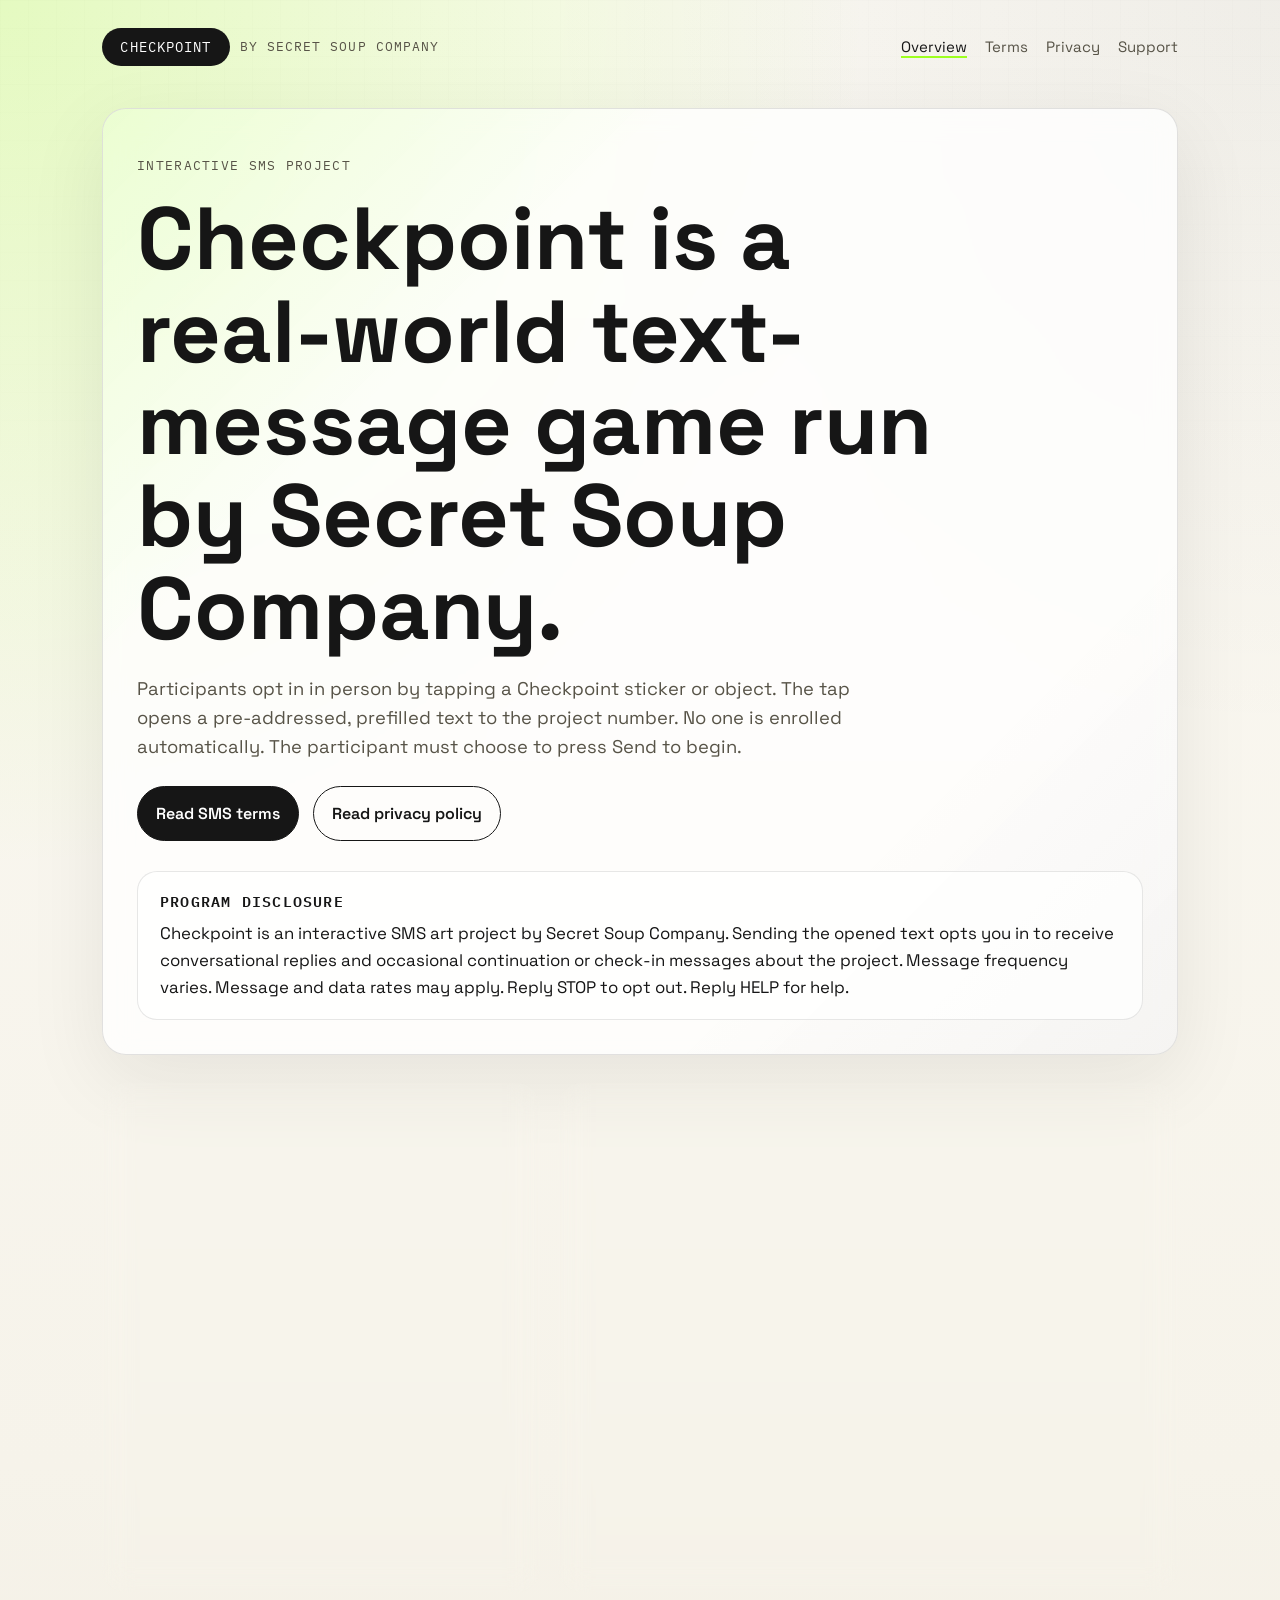
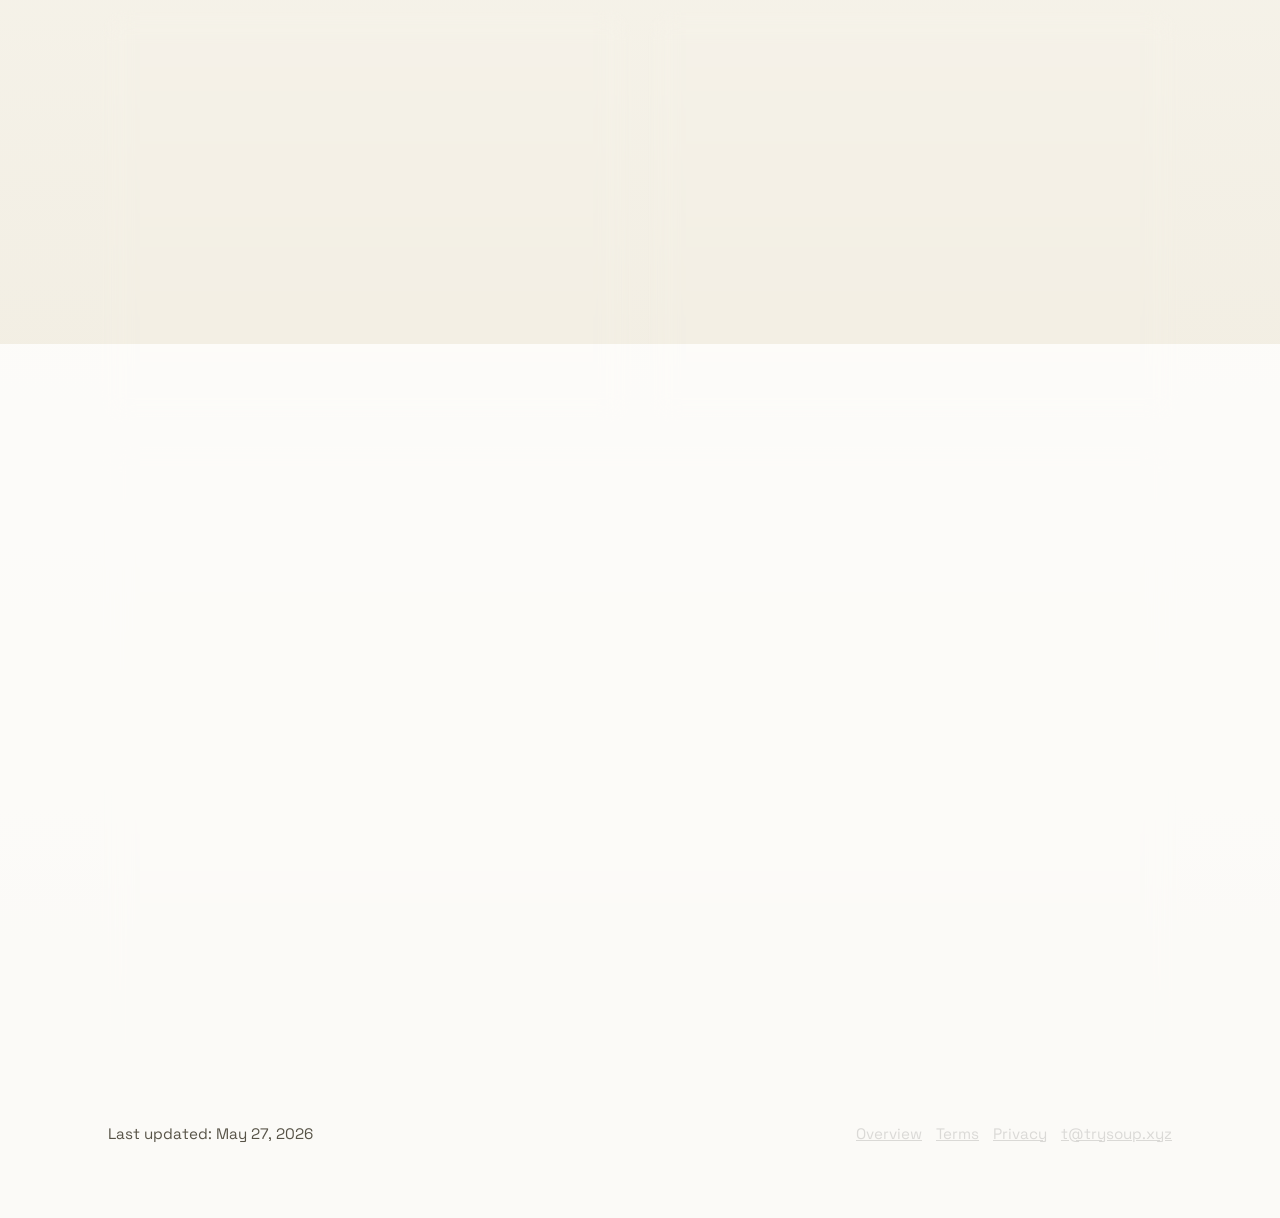
<file: index.html>
<!DOCTYPE html>
<html lang="en">
<head>
  <meta charset="UTF-8">
  <meta name="viewport" content="width=device-width, initial-scale=1.0">
  <title>Checkpoint - Interactive SMS Project by Secret Soup Company</title>
  <meta name="description" content="Checkpoint is an interactive SMS project by Secret Soup Company. Learn how in-person opt-in works, what messages participants receive, and how to get help or stop.">
  <link rel="canonical" href="https://checkpoints.fyi/">
  <meta property="og:title" content="Checkpoint - Interactive SMS Project by Secret Soup Company">
  <meta property="og:description" content="Checkpoint is an interactive SMS project by Secret Soup Company. Learn how in-person opt-in works, what messages participants receive, and how to get help or stop.">
  <meta property="og:type" content="website">
  <meta property="og:url" content="https://checkpoints.fyi/">
  <link rel="stylesheet" href="style.css">
</head>
<body>
  <main class="site-shell">
    <header class="topbar">
      <a class="brand-mark" href="./">
        <span class="brand-pill">Checkpoint</span>
        <span class="brand-note">by Secret Soup Company</span>
      </a>
      <nav class="topnav" aria-label="Primary">
        <a class="active" href="./">Overview</a>
        <a href="./terms.html">Terms</a>
        <a href="./privacy.html">Privacy</a>
        <a href="mailto:t@trysoup.xyz">Support</a>
      </nav>
    </header>

    <section class="hero">
      <p class="eyebrow">Interactive SMS project</p>
      <h1>Checkpoint is a real-world text-message game run by Secret Soup Company.</h1>
      <p class="lede">Participants opt in in person by tapping a Checkpoint sticker or object. The tap opens a pre-addressed, prefilled text to the project number. No one is enrolled automatically. The participant must choose to press Send to begin.</p>

      <div class="button-row">
        <a class="button" href="./terms.html">Read SMS terms</a>
        <a class="button secondary" href="./privacy.html">Read privacy policy</a>
      </div>

      <div class="statement">
        <h3>Program disclosure</h3>
        <p>Checkpoint is an interactive SMS art project by Secret Soup Company. Sending the opened text opts you in to receive conversational replies and occasional continuation or check-in messages about the project. Message frequency varies. Message and data rates may apply. Reply STOP to opt out. Reply HELP for help.</p>
      </div>
    </section>

    <section class="grid">
      <article class="panel span-5">
        <p class="eyebrow">Who runs this</p>
        <h2>Secret Soup Company operates Checkpoint directly.</h2>
        <p>Secret Soup Company creates participatory art, events, and interactive experiences. Checkpoint is one of our projects and this site exists to explain the SMS program clearly, including consent, message types, support, and privacy.</p>
        <p class="microcopy">Support email: <a href="mailto:t@trysoup.xyz">t@trysoup.xyz</a></p>
      </article>

      <article class="panel span-7">
        <p class="eyebrow">How opt-in works</p>
        <h2>The participant sends the first message.</h2>
        <ol>
          <li>A participant encounters a Checkpoint sticker, card, or object in person.</li>
          <li>The attached card or signage identifies the program as Checkpoint by Secret Soup Company and displays the SMS disclosure before any text is sent.</li>
          <li>The participant taps the sticker or object, which opens a prefilled SMS in the participant's own messaging app.</li>
          <li>The participant chooses whether to press Send.</li>
          <li>No messages are sent to the participant unless the participant sends that first text.</li>
        </ol>
      </article>
    </section>

    <section class="grid">
      <article class="panel span-6">
        <p class="eyebrow">What participants receive</p>
        <h2>Project messages stay specific to Checkpoint.</h2>
        <ul class="tight-list">
          <li>Conversational replies triggered by the participant's texts.</li>
          <li>Occasional continuation or check-in messages related to the project.</li>
          <li>Message frequency varies by participation.</li>
          <li>Message and data rates may apply depending on the participant's carrier plan.</li>
        </ul>
      </article>

      <article class="panel span-6">
        <p class="eyebrow">Controls and support</p>
        <h2>Participants can stop or ask for help at any time.</h2>
        <ul class="tight-list">
          <li>Reply <strong>STOP</strong> at any time to unsubscribe.</li>
          <li>Reply <strong>HELP</strong> at any time for support information.</li>
          <li>Email <a href="mailto:t@trysoup.xyz">t@trysoup.xyz</a> with questions, problems, or feedback.</li>
        </ul>
      </article>
    </section>

    <section class="panel">
      <p class="eyebrow">Frequently asked questions</p>
      <h2>Plain answers</h2>
      <div class="faq">
        <div class="faq-item">
          <h3>Do I have to send the first text myself?</h3>
          <p>Yes. Tapping a Checkpoint object or sticker only opens a prefilled message. The participant must choose to press Send from their own device.</p>
        </div>
        <div class="faq-item">
          <h3>Is this a marketing list?</h3>
          <p>No. Checkpoint is a project-specific messaging program operated by Secret Soup Company. It is not a general promotional mailing list.</p>
        </div>
        <div class="faq-item">
          <h3>How often will I get messages?</h3>
          <p>Message frequency varies. Messages are mainly conversational replies, plus occasional project continuation or check-in texts.</p>
        </div>
        <div class="faq-item">
          <h3>How do I stop?</h3>
          <p>Reply <strong>STOP</strong>. The program will send one final confirmation and then no further messages.</p>
        </div>
        <div class="faq-item">
          <h3>Where can I read the policies?</h3>
          <p>See the <a href="./terms.html">SMS Terms</a> and <a href="./privacy.html">SMS Privacy Policy</a>.</p>
        </div>
      </div>
    </section>

    <footer class="footer">
      <p>Last updated: May 27, 2026</p>
      <div class="footer-links">
        <a href="./">Overview</a>
        <a href="./terms.html">Terms</a>
        <a href="./privacy.html">Privacy</a>
        <a href="mailto:t@trysoup.xyz">t@trysoup.xyz</a>
      </div>
    </footer>
  </main>
</body>
</html>
</file>
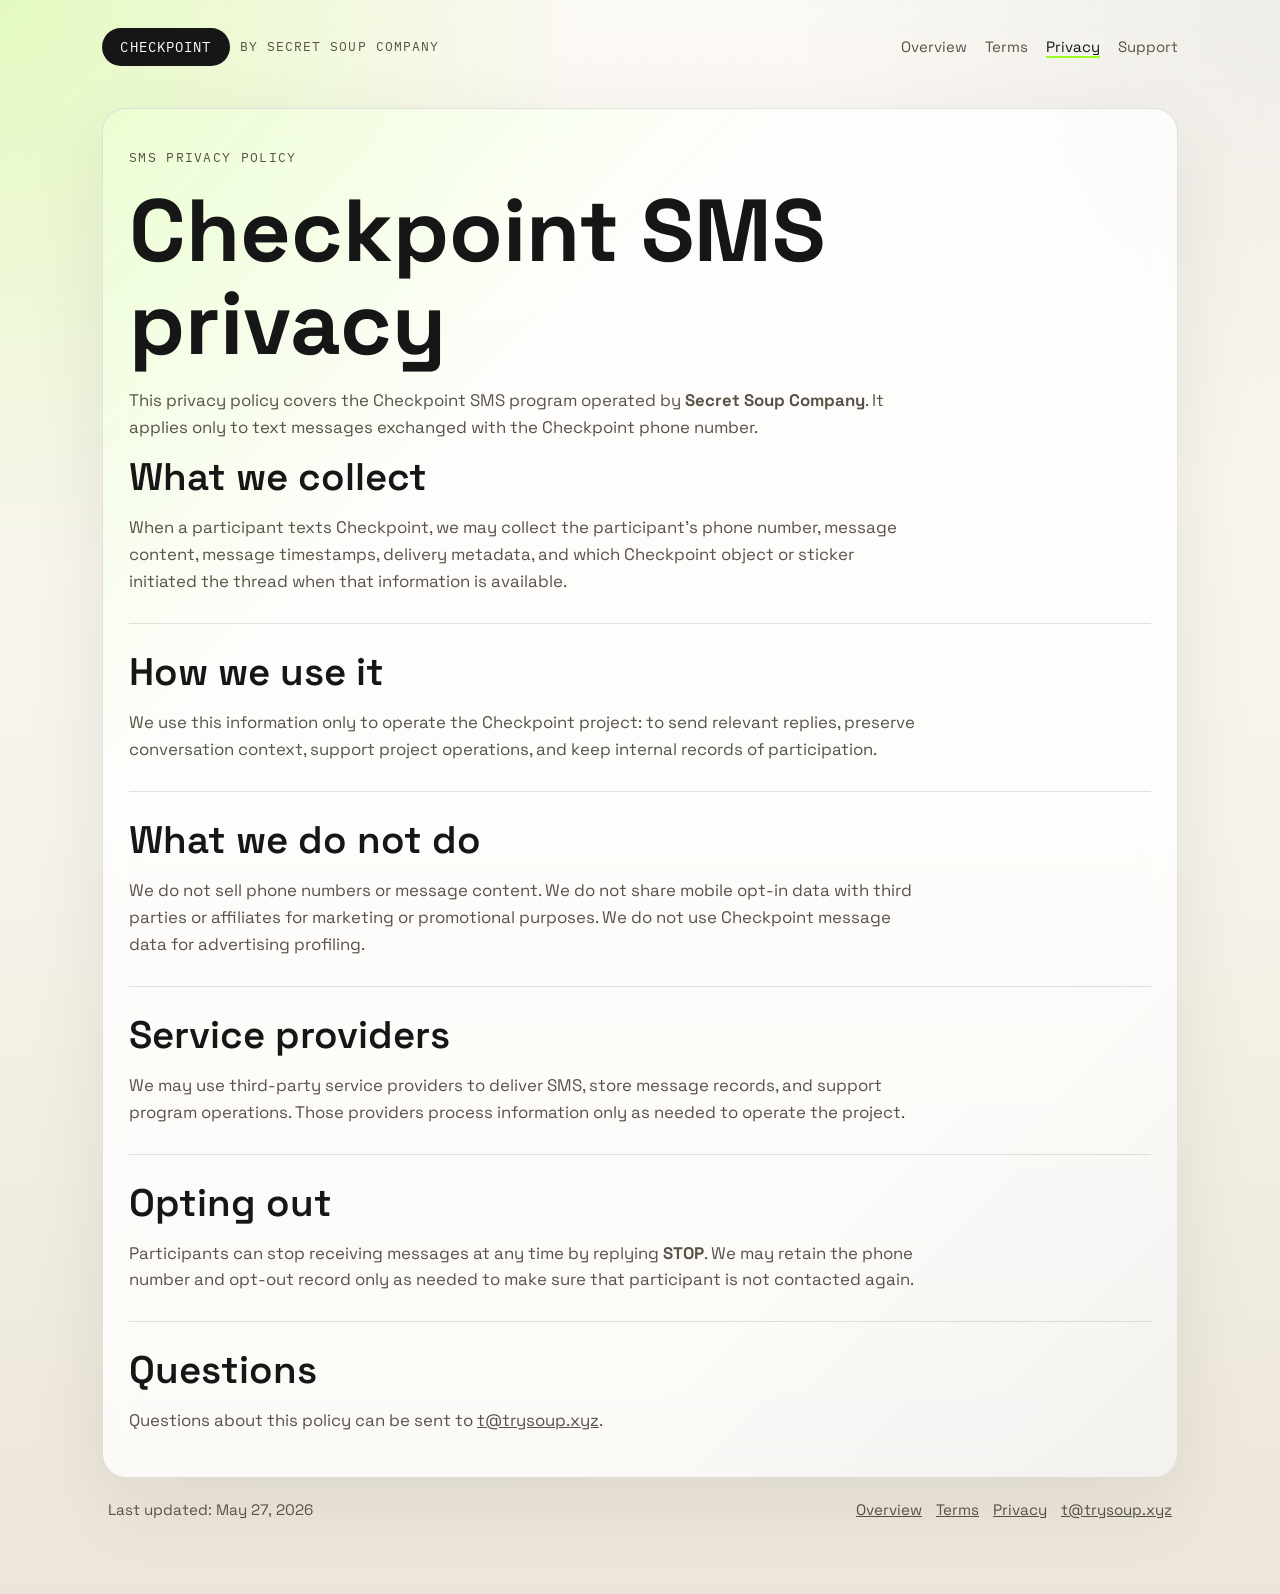
<file: privacy.html>
<!DOCTYPE html>
<html lang="en">
<head>
  <meta charset="UTF-8">
  <meta name="viewport" content="width=device-width, initial-scale=1.0">
  <title>Checkpoint SMS Privacy - Secret Soup Company</title>
  <meta name="description" content="SMS privacy policy for Checkpoint, an interactive SMS project by Secret Soup Company.">
  <link rel="canonical" href="https://checkpoints.fyi/privacy.html">
  <meta property="og:title" content="Checkpoint SMS Privacy - Secret Soup Company">
  <meta property="og:description" content="SMS privacy policy for Checkpoint, an interactive SMS project by Secret Soup Company.">
  <meta property="og:type" content="website">
  <meta property="og:url" content="https://checkpoints.fyi/privacy.html">
  <link rel="stylesheet" href="style.css">
</head>
<body>
  <main class="site-shell">
    <header class="topbar">
      <a class="brand-mark" href="./">
        <span class="brand-pill">Checkpoint</span>
        <span class="brand-note">by Secret Soup Company</span>
      </a>
      <nav class="topnav" aria-label="Primary">
        <a href="./">Overview</a>
        <a href="./terms.html">Terms</a>
        <a class="active" href="./privacy.html">Privacy</a>
        <a href="mailto:t@trysoup.xyz">Support</a>
      </nav>
    </header>

    <section class="policy-panel">
      <p class="eyebrow">SMS Privacy Policy</p>
      <h1>Checkpoint SMS privacy</h1>
      <p>This privacy policy covers the Checkpoint SMS program operated by <strong>Secret Soup Company</strong>. It applies only to text messages exchanged with the Checkpoint phone number.</p>

      <div class="policy-section">
        <h2>What we collect</h2>
        <p>When a participant texts Checkpoint, we may collect the participant's phone number, message content, message timestamps, delivery metadata, and which Checkpoint object or sticker initiated the thread when that information is available.</p>
      </div>

      <div class="policy-section">
        <h2>How we use it</h2>
        <p>We use this information only to operate the Checkpoint project: to send relevant replies, preserve conversation context, support project operations, and keep internal records of participation.</p>
      </div>

      <div class="policy-section">
        <h2>What we do not do</h2>
        <p>We do not sell phone numbers or message content. We do not share mobile opt-in data with third parties or affiliates for marketing or promotional purposes. We do not use Checkpoint message data for advertising profiling.</p>
      </div>

      <div class="policy-section">
        <h2>Service providers</h2>
        <p>We may use third-party service providers to deliver SMS, store message records, and support program operations. Those providers process information only as needed to operate the project.</p>
      </div>

      <div class="policy-section">
        <h2>Opting out</h2>
        <p>Participants can stop receiving messages at any time by replying <strong>STOP</strong>. We may retain the phone number and opt-out record only as needed to make sure that participant is not contacted again.</p>
      </div>

      <div class="policy-section">
        <h2>Questions</h2>
        <p>Questions about this policy can be sent to <a href="mailto:t@trysoup.xyz">t@trysoup.xyz</a>.</p>
      </div>
    </section>

    <footer class="footer">
      <p>Last updated: May 27, 2026</p>
      <div class="footer-links">
        <a href="./">Overview</a>
        <a href="./terms.html">Terms</a>
        <a href="./privacy.html">Privacy</a>
        <a href="mailto:t@trysoup.xyz">t@trysoup.xyz</a>
      </div>
    </footer>
  </main>
</body>
</html>
</file>
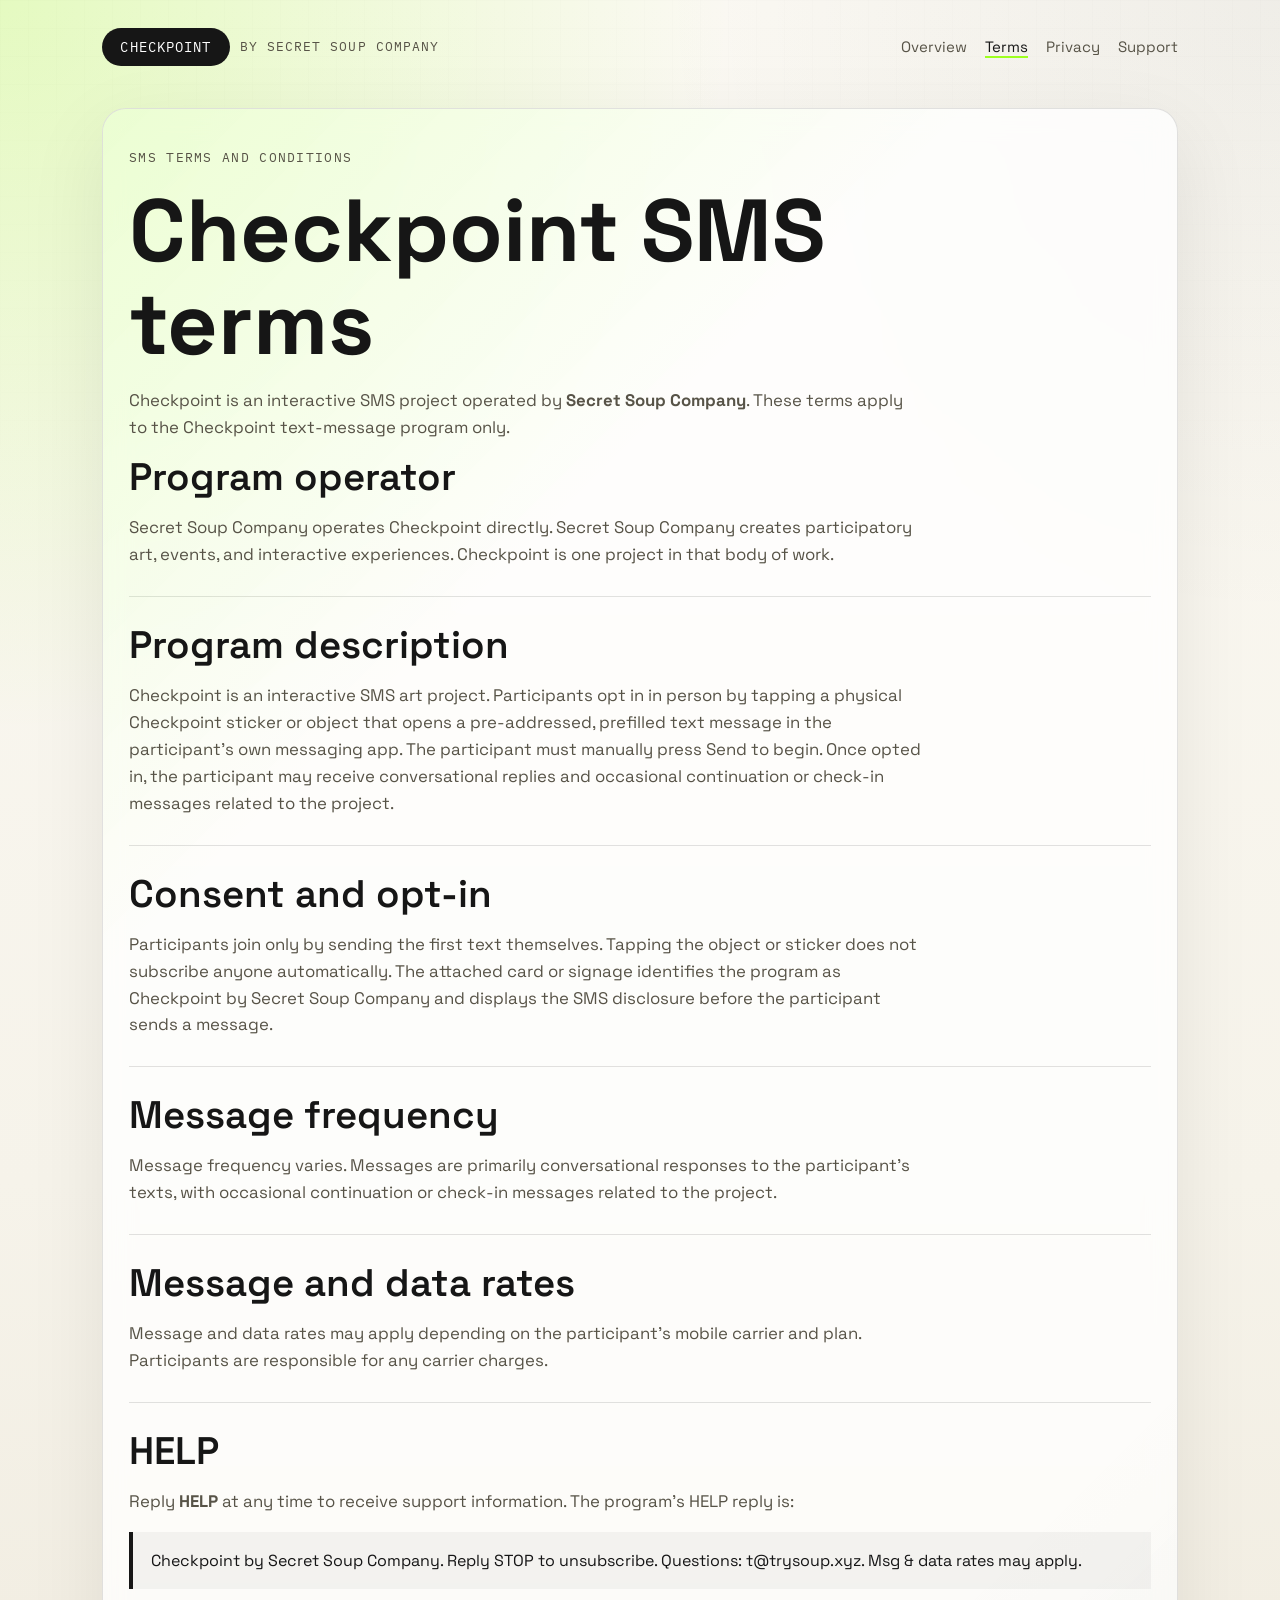
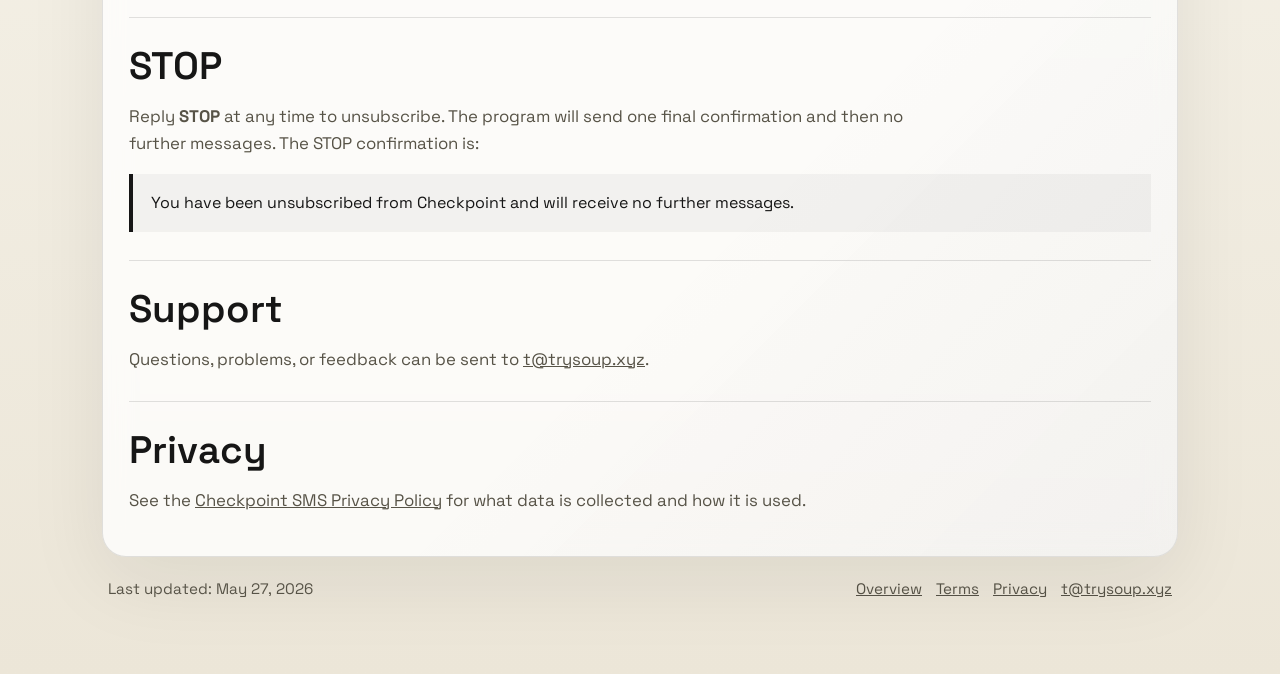
<file: terms.html>
<!DOCTYPE html>
<html lang="en">
<head>
  <meta charset="UTF-8">
  <meta name="viewport" content="width=device-width, initial-scale=1.0">
  <title>Checkpoint SMS Terms - Secret Soup Company</title>
  <meta name="description" content="SMS terms and conditions for Checkpoint, an interactive SMS project by Secret Soup Company.">
  <link rel="canonical" href="https://checkpoints.fyi/terms.html">
  <meta property="og:title" content="Checkpoint SMS Terms - Secret Soup Company">
  <meta property="og:description" content="SMS terms and conditions for Checkpoint, an interactive SMS project by Secret Soup Company.">
  <meta property="og:type" content="website">
  <meta property="og:url" content="https://checkpoints.fyi/terms.html">
  <link rel="stylesheet" href="style.css">
</head>
<body>
  <main class="site-shell">
    <header class="topbar">
      <a class="brand-mark" href="./">
        <span class="brand-pill">Checkpoint</span>
        <span class="brand-note">by Secret Soup Company</span>
      </a>
      <nav class="topnav" aria-label="Primary">
        <a href="./">Overview</a>
        <a class="active" href="./terms.html">Terms</a>
        <a href="./privacy.html">Privacy</a>
        <a href="mailto:t@trysoup.xyz">Support</a>
      </nav>
    </header>

    <section class="policy-panel">
      <p class="eyebrow">SMS Terms and Conditions</p>
      <h1>Checkpoint SMS terms</h1>
      <p>Checkpoint is an interactive SMS project operated by <strong>Secret Soup Company</strong>. These terms apply to the Checkpoint text-message program only.</p>

      <div class="policy-section">
        <h2>Program operator</h2>
        <p>Secret Soup Company operates Checkpoint directly. Secret Soup Company creates participatory art, events, and interactive experiences. Checkpoint is one project in that body of work.</p>
      </div>

      <div class="policy-section">
        <h2>Program description</h2>
        <p>Checkpoint is an interactive SMS art project. Participants opt in in person by tapping a physical Checkpoint sticker or object that opens a pre-addressed, prefilled text message in the participant's own messaging app. The participant must manually press Send to begin. Once opted in, the participant may receive conversational replies and occasional continuation or check-in messages related to the project.</p>
      </div>

      <div class="policy-section">
        <h2>Consent and opt-in</h2>
        <p>Participants join only by sending the first text themselves. Tapping the object or sticker does not subscribe anyone automatically. The attached card or signage identifies the program as Checkpoint by Secret Soup Company and displays the SMS disclosure before the participant sends a message.</p>
      </div>

      <div class="policy-section">
        <h2>Message frequency</h2>
        <p>Message frequency varies. Messages are primarily conversational responses to the participant's texts, with occasional continuation or check-in messages related to the project.</p>
      </div>

      <div class="policy-section">
        <h2>Message and data rates</h2>
        <p>Message and data rates may apply depending on the participant's mobile carrier and plan. Participants are responsible for any carrier charges.</p>
      </div>

      <div class="policy-section">
        <h2>HELP</h2>
        <p>Reply <strong>HELP</strong> at any time to receive support information. The program's HELP reply is:</p>
        <blockquote>Checkpoint by Secret Soup Company. Reply STOP to unsubscribe. Questions: t@trysoup.xyz. Msg &amp; data rates may apply.</blockquote>
      </div>

      <div class="policy-section">
        <h2>STOP</h2>
        <p>Reply <strong>STOP</strong> at any time to unsubscribe. The program will send one final confirmation and then no further messages. The STOP confirmation is:</p>
        <blockquote>You have been unsubscribed from Checkpoint and will receive no further messages.</blockquote>
      </div>

      <div class="policy-section">
        <h2>Support</h2>
        <p>Questions, problems, or feedback can be sent to <a href="mailto:t@trysoup.xyz">t@trysoup.xyz</a>.</p>
      </div>

      <div class="policy-section">
        <h2>Privacy</h2>
        <p>See the <a href="./privacy.html">Checkpoint SMS Privacy Policy</a> for what data is collected and how it is used.</p>
      </div>
    </section>

    <footer class="footer">
      <p>Last updated: May 27, 2026</p>
      <div class="footer-links">
        <a href="./">Overview</a>
        <a href="./terms.html">Terms</a>
        <a href="./privacy.html">Privacy</a>
        <a href="mailto:t@trysoup.xyz">t@trysoup.xyz</a>
      </div>
    </footer>
  </main>
</body>
</html>
</file>
<file: style.css>
@import url('https://fonts.googleapis.com/css2?family=IBM+Plex+Mono:wght@400;500;600&family=Space+Grotesk:wght@400;500;600;700&display=swap');

:root {
  --bg: #f6f3ea;
  --bg-deep: #ece6d8;
  --card: rgba(255, 255, 255, 0.78);
  --ink: #161616;
  --muted: #575347;
  --line: rgba(22, 22, 22, 0.12);
  --accent: #9dff20;
  --accent-deep: #74cc00;
  --shadow: 0 24px 80px rgba(22, 22, 22, 0.08);
  --radius: 24px;
  --mono: 'IBM Plex Mono', monospace;
  --sans: 'Space Grotesk', sans-serif;
}

* {
  box-sizing: border-box;
}

html {
  scroll-behavior: smooth;
}

body {
  margin: 0;
  min-height: 100vh;
  font-family: var(--sans);
  color: var(--ink);
  background:
    radial-gradient(circle at top left, rgba(157, 255, 32, 0.24), transparent 28%),
    radial-gradient(circle at top right, rgba(22, 22, 22, 0.05), transparent 24%),
    linear-gradient(180deg, #fbf9f3 0%, var(--bg) 52%, var(--bg-deep) 100%);
  line-height: 1.6;
}

body::before {
  content: "";
  position: fixed;
  inset: 0;
  pointer-events: none;
  background-image:
    linear-gradient(rgba(22, 22, 22, 0.04) 1px, transparent 1px),
    linear-gradient(90deg, rgba(22, 22, 22, 0.04) 1px, transparent 1px);
  background-size: 28px 28px;
  mask-image: linear-gradient(180deg, rgba(0, 0, 0, 0.18), transparent 68%);
}

a {
  color: inherit;
}

.site-shell {
  position: relative;
  max-width: 1120px;
  margin: 0 auto;
  padding: 28px 22px 72px;
}

.topbar {
  display: flex;
  align-items: center;
  justify-content: space-between;
  gap: 20px;
  margin-bottom: 42px;
}

.brand-mark {
  display: inline-flex;
  align-items: center;
  gap: 10px;
  text-decoration: none;
}

.brand-pill {
  display: inline-flex;
  align-items: center;
  justify-content: center;
  min-width: 128px;
  padding: 8px 14px;
  border-radius: 999px;
  background: var(--ink);
  color: #fff;
  font-family: var(--mono);
  font-size: 14px;
  letter-spacing: 0.08em;
  text-transform: uppercase;
}

.brand-note {
  font-family: var(--mono);
  font-size: 13px;
  color: var(--muted);
  text-transform: uppercase;
  letter-spacing: 0.08em;
}

.topnav {
  display: flex;
  gap: 18px;
  flex-wrap: wrap;
}

.topnav a {
  text-decoration: none;
  font-size: 15px;
  color: var(--muted);
}

.topnav a:hover,
.topnav a.active {
  color: var(--ink);
  text-decoration: underline;
  text-decoration-color: var(--accent);
  text-underline-offset: 4px;
  text-decoration-thickness: 2px;
}

.hero,
.panel,
.policy-panel {
  position: relative;
  overflow: hidden;
  border: 1px solid var(--line);
  border-radius: var(--radius);
  background: var(--card);
  box-shadow: var(--shadow);
  backdrop-filter: blur(14px);
}

.hero {
  padding: 34px;
  margin-bottom: 28px;
}

.hero::after,
.panel::after,
.policy-panel::after {
  content: "";
  position: absolute;
  inset: 0;
  pointer-events: none;
  background: linear-gradient(135deg, rgba(157, 255, 32, 0.16), transparent 28%, transparent 74%, rgba(22, 22, 22, 0.04));
}

.eyebrow {
  position: relative;
  z-index: 1;
  margin-bottom: 16px;
  font-family: var(--mono);
  font-size: 13px;
  text-transform: uppercase;
  letter-spacing: 0.1em;
  color: var(--muted);
}

h1,
h2,
h3 {
  position: relative;
  z-index: 1;
  margin: 0 0 16px;
  line-height: 1.05;
}

h1 {
  max-width: 14ch;
  font-size: clamp(3rem, 7vw, 5.5rem);
  font-weight: 700;
}

h2 {
  font-size: clamp(1.6rem, 3vw, 2.4rem);
  font-weight: 600;
}

h3 {
  font-size: 1.2rem;
  font-weight: 600;
}

p,
li {
  position: relative;
  z-index: 1;
  color: var(--muted);
  font-size: 1.05rem;
}

.hero .lede {
  max-width: 60ch;
  margin-bottom: 18px;
  font-size: 1.15rem;
}

.button-row {
  position: relative;
  z-index: 1;
  display: flex;
  gap: 14px;
  flex-wrap: wrap;
  margin: 24px 0 30px;
}

.button {
  display: inline-flex;
  align-items: center;
  justify-content: center;
  gap: 10px;
  padding: 14px 18px;
  border-radius: 999px;
  border: 1px solid var(--ink);
  text-decoration: none;
  font-weight: 600;
  background: var(--ink);
  color: #fff;
}

.button.secondary {
  background: transparent;
  color: var(--ink);
}

.button:hover {
  border-color: var(--accent-deep);
  background: var(--accent);
  color: var(--ink);
}

.statement {
  position: relative;
  z-index: 1;
  padding: 22px 22px 18px;
  border-radius: 20px;
  border: 1px solid rgba(22, 22, 22, 0.1);
  background: rgba(255, 255, 255, 0.72);
}

.statement h3 {
  margin-bottom: 10px;
  font-family: var(--mono);
  font-size: 0.95rem;
  text-transform: uppercase;
  letter-spacing: 0.08em;
}

.statement p {
  margin: 0;
  color: var(--ink);
}

.grid {
  display: grid;
  grid-template-columns: repeat(12, minmax(0, 1fr));
  gap: 18px;
  margin-bottom: 18px;
}

.panel,
.policy-panel {
  padding: 26px;
}

.span-5 {
  grid-column: span 5;
}

.span-7 {
  grid-column: span 7;
}

.span-6 {
  grid-column: span 6;
}

.span-12 {
  grid-column: 1 / -1;
}

ol,
ul {
  margin: 0;
  padding-left: 22px;
}

li + li {
  margin-top: 10px;
}

.tight-list li + li {
  margin-top: 8px;
}

.microcopy {
  position: relative;
  z-index: 1;
  margin-top: 16px;
  font-family: var(--mono);
  font-size: 0.9rem;
  color: var(--muted);
}

.faq {
  display: grid;
  gap: 16px;
}

.faq-item {
  padding-top: 16px;
  border-top: 1px solid var(--line);
}

.faq-item:first-child {
  padding-top: 0;
  border-top: 0;
}

.faq-item p {
  margin: 6px 0 0;
}

.policy-panel p,
.policy-panel li {
  max-width: 72ch;
}

.policy-section + .policy-section {
  margin-top: 28px;
  padding-top: 28px;
  border-top: 1px solid var(--line);
}

.note {
  padding: 16px 18px;
  border-left: 4px solid var(--accent-deep);
  background: rgba(157, 255, 32, 0.12);
}

blockquote {
  margin: 16px 0 0;
  padding: 16px 18px;
  border-left: 4px solid var(--ink);
  background: rgba(22, 22, 22, 0.04);
  color: var(--ink);
}

.footer {
  padding: 20px 6px 0;
  display: flex;
  justify-content: space-between;
  align-items: center;
  gap: 18px;
  flex-wrap: wrap;
}

.footer p,
.footer a {
  margin: 0;
  font-size: 0.95rem;
  color: var(--muted);
}

.footer-links {
  display: flex;
  flex-wrap: wrap;
  gap: 14px;
}

.footer a:hover {
  color: var(--ink);
}

@media (max-width: 900px) {
  .span-5,
  .span-6,
  .span-7 {
    grid-column: 1 / -1;
  }

  .hero,
  .panel,
  .policy-panel {
    padding: 22px;
  }

  .topbar {
    align-items: flex-start;
    flex-direction: column;
  }
}

@media (max-width: 560px) {
  body {
    line-height: 1.55;
  }

  .site-shell {
    padding: 18px 14px 56px;
  }

  .brand-mark {
    flex-direction: column;
    align-items: flex-start;
  }

  .brand-pill {
    min-width: 0;
  }

  .button {
    width: 100%;
  }
}
</file>
